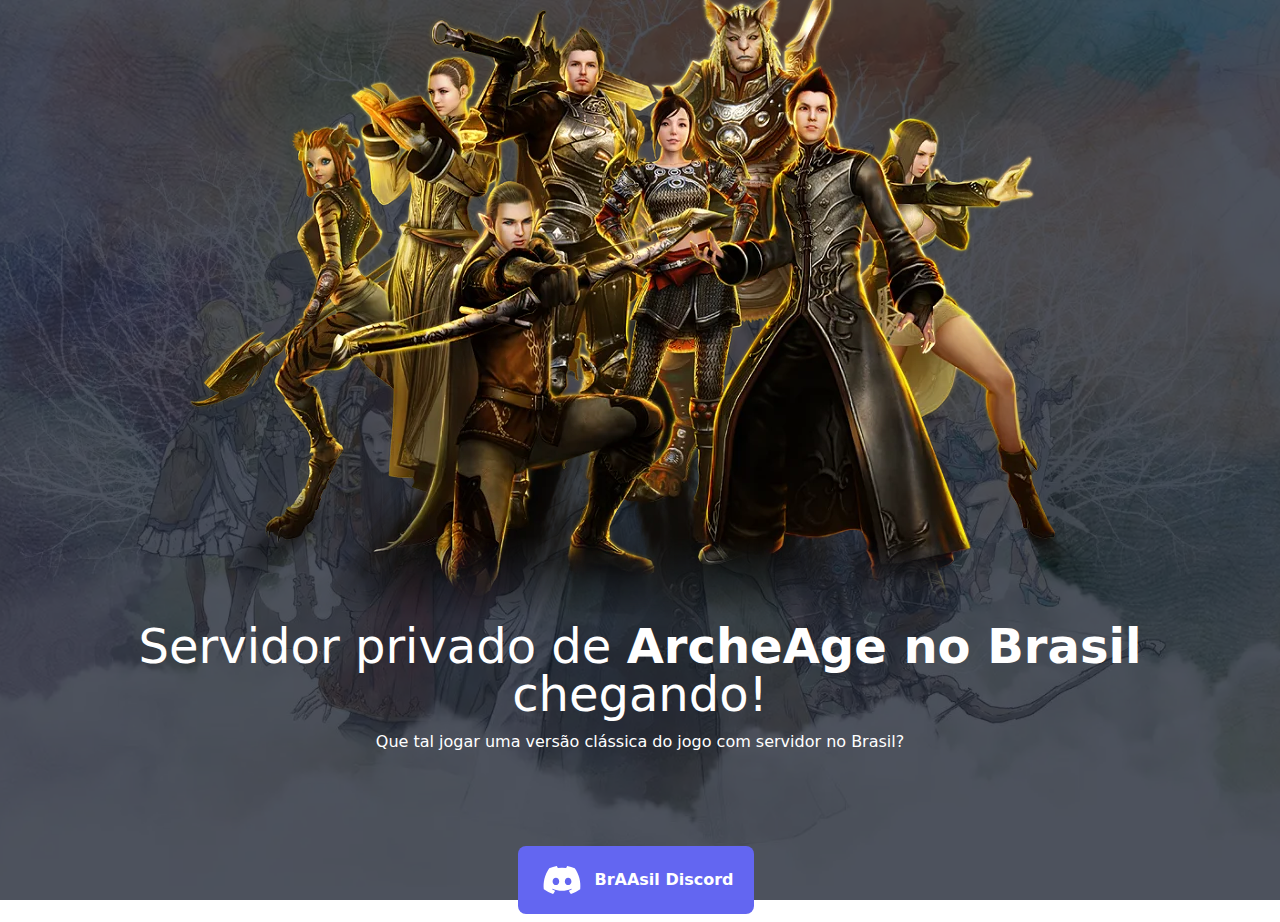
<file: public/index.html>
<!doctypehtml><meta charset="UTF-8"><meta name="viewport"content="width=device-width,initial-scale=1"><link href="output.css"rel="stylesheet"><link rel="apple-touch-icon"sizes="180x180"href="apple-touch-icon.png"><link rel="icon"type="image/png"sizes="32x32"href="favicon-32x32.png"><link rel="icon"type="image/png"sizes="16x16"href="favicon-16x16.png"><script>((o,i)=>{var n,a,p,g;i.__SV||((window.posthog=i)._i=[],i.init=function(e,t,r){(p=o.createElement("script")).type="text/javascript",p.async=!0,p.src=t.api_host.replace(".i.posthog.com","-assets.i.posthog.com")+"/static/array.js",(g=o.getElementsByTagName("script")[0]).parentNode.insertBefore(p,g);var s=i;for(void 0!==r?s=i[r]=[]:r="posthog",s.people=s.people||[],s.toString=function(e){var t="posthog";return"posthog"!==r&&(t+="."+r),e||(t+=" (stub)"),t},s.people.toString=function(){return s.toString(1)+".people (stub)"},n="init push capture register register_once register_for_session unregister unregister_for_session getFeatureFlag getFeatureFlagPayload isFeatureEnabled reloadFeatureFlags updateEarlyAccessFeatureEnrollment getEarlyAccessFeatures on onFeatureFlags onSessionId getSurveys getActiveMatchingSurveys renderSurvey canRenderSurvey getNextSurveyStep identify setPersonProperties group resetGroups setPersonPropertiesForFlags resetPersonPropertiesForFlags setGroupPropertiesForFlags resetGroupPropertiesForFlags reset get_distinct_id getGroups get_session_id get_session_replay_url alias set_config startSessionRecording stopSessionRecording sessionRecordingStarted loadToolbar get_property getSessionProperty createPersonProfile opt_in_capturing opt_out_capturing has_opted_in_capturing has_opted_out_capturing clear_opt_in_out_capturing debug".split(" "),a=0;a<n.length;a++)((e,t)=>{var r=t.split(".");2==r.length&&(e=e[r[0]],t=r[1]),e[t]=function(){e.push([t].concat(Array.prototype.slice.call(arguments,0)))}})(s,n[a]);i._i.push([e,t,r])},i.__SV=1)})(document,window.posthog||[]),posthog.init("phc_O0SkrZGg1wd9PBOFjgglvLhTB9QRMz0vIMaURKw0X6",{api_host:"https://events.braasil.com",person_profiles:"identified_only"})</script><title>BrAAsil - Servidor Privado de ArcheAge</title><div class="relative h-screen w-full flex items-center justify-center bg-cover bg-center text-center px-5"style="background-image:url(background.webp)"><div class="absolute top-0 right-0 bottom-0 left-0 bg-gray-900 opacity-75"></div><div class="z-50 flex flex-col justify-center text-white w-full h-screen"><div class="flex justify-center items-center"><img src="heroes.webp"alt="BrAAsil - Servidor Privado de ArcheAge"class="object-scale-down"></div><h1 class="text-5xl">Servidor privado de <b>ArcheAge no Brasil</b> chegando!</h1><p class="p-3">Que tal jogar uma versão clássica do jogo com servidor no Brasil?<div class="sm:mt-20"><a href="https://discord.braasil.com"target="_blank"rel="noopener noreferrer"data-umami-event="Discord button"class="bg-indigo-500 hover:bg-indigo-500/90 text-white font-bold py-2.5 px-5 rounded-lg inline-flex items-center text-center me-2 mb-2 focus:ring-4 focus:outline-none focus:ring-indigo-500/50 dark:focus:ring-indigo-500/55"><span class="me-2 [&>svg]:h-10 [&>svg]:w-10 p-1"><svg xmlns="http://www.w3.org/2000/svg"fill="currentColor"viewBox="0 0 640 512"><path d="M524.5 69.8a1.5 1.5 0 0 0 -.8-.7A485.1 485.1 0 0 0 404.1 32a1.8 1.8 0 0 0 -1.9 .9 337.5 337.5 0 0 0 -14.9 30.6 447.8 447.8 0 0 0 -134.4 0 309.5 309.5 0 0 0 -15.1-30.6 1.9 1.9 0 0 0 -1.9-.9A483.7 483.7 0 0 0 116.1 69.1a1.7 1.7 0 0 0 -.8 .7C39.1 183.7 18.2 294.7 28.4 404.4a2 2 0 0 0 .8 1.4A487.7 487.7 0 0 0 176 479.9a1.9 1.9 0 0 0 2.1-.7A348.2 348.2 0 0 0 208.1 430.4a1.9 1.9 0 0 0 -1-2.6 321.2 321.2 0 0 1 -45.9-21.9 1.9 1.9 0 0 1 -.2-3.1c3.1-2.3 6.2-4.7 9.1-7.1a1.8 1.8 0 0 1 1.9-.3c96.2 43.9 200.4 43.9 295.5 0a1.8 1.8 0 0 1 1.9 .2c2.9 2.4 6 4.9 9.1 7.2a1.9 1.9 0 0 1 -.2 3.1 301.4 301.4 0 0 1 -45.9 21.8 1.9 1.9 0 0 0 -1 2.6 391.1 391.1 0 0 0 30 48.8 1.9 1.9 0 0 0 2.1 .7A486 486 0 0 0 610.7 405.7a1.9 1.9 0 0 0 .8-1.4C623.7 277.6 590.9 167.5 524.5 69.8zM222.5 337.6c-29 0-52.8-26.6-52.8-59.2S193.1 219.1 222.5 219.1c29.7 0 53.3 26.8 52.8 59.2C275.3 311 251.9 337.6 222.5 337.6zm195.4 0c-29 0-52.8-26.6-52.8-59.2S388.4 219.1 417.9 219.1c29.7 0 53.3 26.8 52.8 59.2C470.7 311 447.5 337.6 417.9 337.6z"/></svg> </span><span>BrAAsil Discord</span></a></div></div></div>
</file>
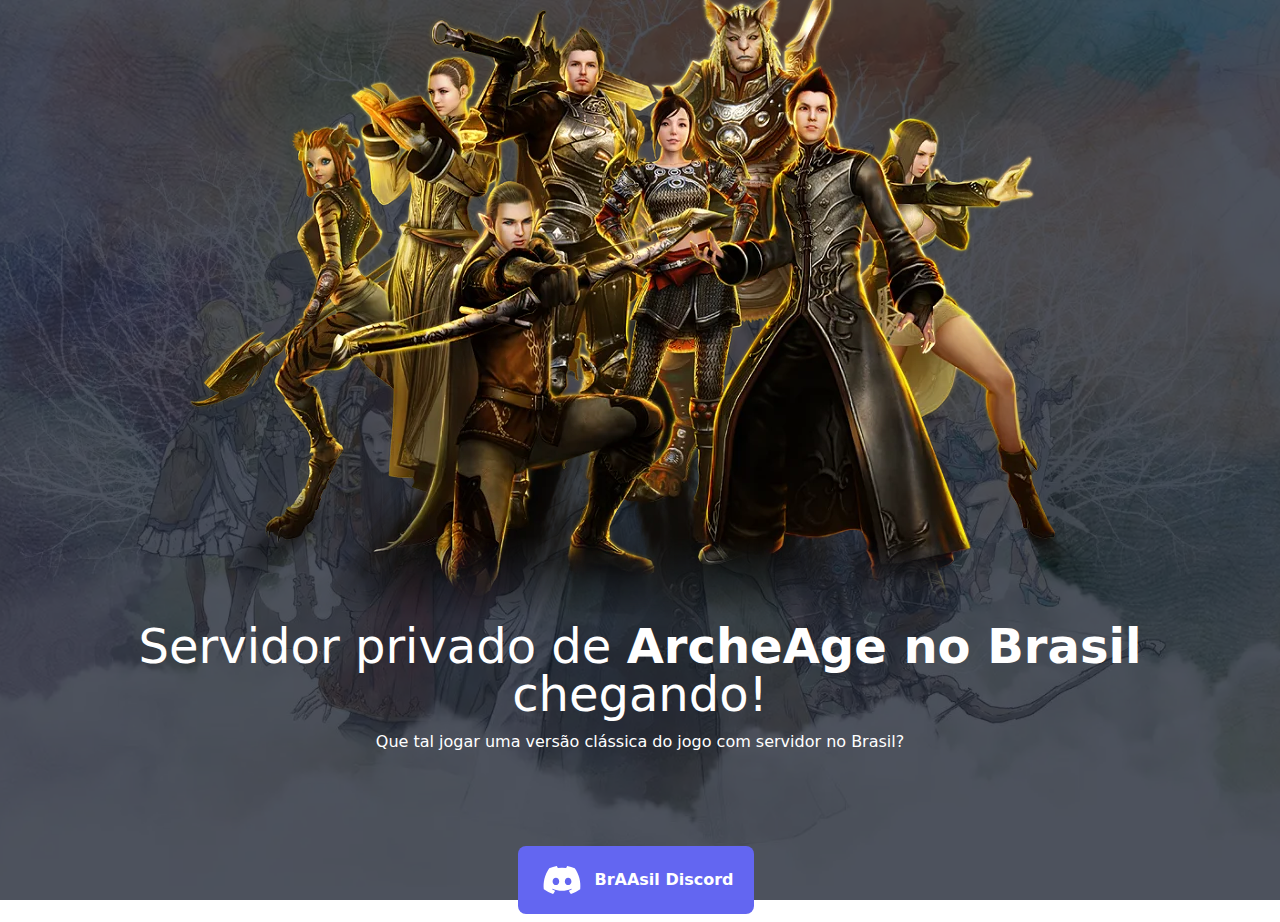
<file: src/index.html>
<!DOCTYPE html>
<html>

<head>
  <meta charset="UTF-8" />
  <meta name="viewport" content="width=device-width, initial-scale=1.0" />
  <link href="output.css" rel="stylesheet" />
  <link rel="apple-touch-icon" sizes="180x180" href="apple-touch-icon.png" />
  <link rel="icon" type="image/png" sizes="32x32" href="favicon-32x32.png" />
  <link rel="icon" type="image/png" sizes="16x16" href="favicon-16x16.png" />
  <script>
    !function (t, e) { var o, n, p, r; e.__SV || (window.posthog = e, e._i = [], e.init = function (i, s, a) { function g(t, e) { var o = e.split("."); 2 == o.length && (t = t[o[0]], e = o[1]), t[e] = function () { t.push([e].concat(Array.prototype.slice.call(arguments, 0))) } } (p = t.createElement("script")).type = "text/javascript", p.async = !0, p.src = s.api_host.replace(".i.posthog.com", "-assets.i.posthog.com") + "/static/array.js", (r = t.getElementsByTagName("script")[0]).parentNode.insertBefore(p, r); var u = e; for (void 0 !== a ? u = e[a] = [] : a = "posthog", u.people = u.people || [], u.toString = function (t) { var e = "posthog"; return "posthog" !== a && (e += "." + a), t || (e += " (stub)"), e }, u.people.toString = function () { return u.toString(1) + ".people (stub)" }, o = "init push capture register register_once register_for_session unregister unregister_for_session getFeatureFlag getFeatureFlagPayload isFeatureEnabled reloadFeatureFlags updateEarlyAccessFeatureEnrollment getEarlyAccessFeatures on onFeatureFlags onSessionId getSurveys getActiveMatchingSurveys renderSurvey canRenderSurvey getNextSurveyStep identify setPersonProperties group resetGroups setPersonPropertiesForFlags resetPersonPropertiesForFlags setGroupPropertiesForFlags resetGroupPropertiesForFlags reset get_distinct_id getGroups get_session_id get_session_replay_url alias set_config startSessionRecording stopSessionRecording sessionRecordingStarted loadToolbar get_property getSessionProperty createPersonProfile opt_in_capturing opt_out_capturing has_opted_in_capturing has_opted_out_capturing clear_opt_in_out_capturing debug".split(" "), n = 0; n < o.length; n++)g(u, o[n]); e._i.push([i, s, a]) }, e.__SV = 1) }(document, window.posthog || []);
    posthog.init('phc_O0SkrZGg1wd9PBOFjgglvLhTB9QRMz0vIMaURKw0X6', {
      api_host: 'https://events.braasil.com', person_profiles: 'identified_only' // or 'always' to create profiles for anonymous users as well
    })
  </script>
  <title>BrAAsil - Servidor Privado de ArcheAge</title>
</head>

<body>
  <div class="relative h-screen w-full flex items-center justify-center bg-cover bg-center text-center px-5"
    style="background-image: url(background.webp)">
    <div class="absolute top-0 right-0 bottom-0 left-0 bg-gray-900 opacity-75"></div>

    <div class="z-50 flex flex-col justify-center text-white w-full h-screen">
      <div class="flex justify-center items-center">
        <img src="heroes.webp" alt="BrAAsil - Servidor Privado de ArcheAge" class="object-scale-down" />
      </div>

      <h1 class="text-5xl">Servidor privado de <b>ArcheAge no Brasil</b> chegando!</h1>
      <p class="p-3">
        Que tal jogar uma versão clássica do jogo com servidor no Brasil?
      </p>

      <div class="sm:mt-20">
        <a href="https://discord.braasil.com" target="_blank" rel="noopener noreferrer"
          data-umami-event="Discord button"
          class="bg-indigo-500 hover:bg-indigo-500/90 text-white font-bold py-2.5 px-5 rounded-lg inline-flex items-center text-center me-2 mb-2 focus:ring-4 focus:outline-none focus:ring-indigo-500/50 dark:focus:ring-indigo-500/55">
          <span class="me-2 [&>svg]:h-10 [&>svg]:w-10 p-1">
            <svg xmlns="http://www.w3.org/2000/svg" fill="currentColor" viewBox="0 0 640 512">
              <path
                d="M524.5 69.8a1.5 1.5 0 0 0 -.8-.7A485.1 485.1 0 0 0 404.1 32a1.8 1.8 0 0 0 -1.9 .9 337.5 337.5 0 0 0 -14.9 30.6 447.8 447.8 0 0 0 -134.4 0 309.5 309.5 0 0 0 -15.1-30.6 1.9 1.9 0 0 0 -1.9-.9A483.7 483.7 0 0 0 116.1 69.1a1.7 1.7 0 0 0 -.8 .7C39.1 183.7 18.2 294.7 28.4 404.4a2 2 0 0 0 .8 1.4A487.7 487.7 0 0 0 176 479.9a1.9 1.9 0 0 0 2.1-.7A348.2 348.2 0 0 0 208.1 430.4a1.9 1.9 0 0 0 -1-2.6 321.2 321.2 0 0 1 -45.9-21.9 1.9 1.9 0 0 1 -.2-3.1c3.1-2.3 6.2-4.7 9.1-7.1a1.8 1.8 0 0 1 1.9-.3c96.2 43.9 200.4 43.9 295.5 0a1.8 1.8 0 0 1 1.9 .2c2.9 2.4 6 4.9 9.1 7.2a1.9 1.9 0 0 1 -.2 3.1 301.4 301.4 0 0 1 -45.9 21.8 1.9 1.9 0 0 0 -1 2.6 391.1 391.1 0 0 0 30 48.8 1.9 1.9 0 0 0 2.1 .7A486 486 0 0 0 610.7 405.7a1.9 1.9 0 0 0 .8-1.4C623.7 277.6 590.9 167.5 524.5 69.8zM222.5 337.6c-29 0-52.8-26.6-52.8-59.2S193.1 219.1 222.5 219.1c29.7 0 53.3 26.8 52.8 59.2C275.3 311 251.9 337.6 222.5 337.6zm195.4 0c-29 0-52.8-26.6-52.8-59.2S388.4 219.1 417.9 219.1c29.7 0 53.3 26.8 52.8 59.2C470.7 311 447.5 337.6 417.9 337.6z" />
            </svg>
          </span>
          <span>BrAAsil Discord</span>
        </a>
      </div>
    </div>
  </div>
</body>

</html>
</file>
<file: public/output.css>
/*! tailwindcss v3.4.10 | MIT License | https://tailwindcss.com*/*,:after,:before{box-sizing:border-box;border:0 solid #e5e7eb}:after,:before{--tw-content:""}:host,html{line-height:1.5;-webkit-text-size-adjust:100%;-moz-tab-size:4;-o-tab-size:4;tab-size:4;font-family:ui-sans-serif,system-ui,sans-serif,Apple Color Emoji,Segoe UI Emoji,Segoe UI Symbol,Noto Color Emoji;font-feature-settings:normal;font-variation-settings:normal;-webkit-tap-highlight-color:transparent}body{margin:0;line-height:inherit}hr{height:0;color:inherit;border-top-width:1px}abbr:where([title]){-webkit-text-decoration:underline dotted;text-decoration:underline dotted}h1,h2,h3,h4,h5,h6{font-size:inherit;font-weight:inherit}a{color:inherit;text-decoration:inherit}b,strong{font-weight:bolder}code,kbd,pre,samp{font-family:ui-monospace,SFMono-Regular,Menlo,Monaco,Consolas,Liberation Mono,Courier New,monospace;font-feature-settings:normal;font-variation-settings:normal;font-size:1em}small{font-size:80%}sub,sup{font-size:75%;line-height:0;position:relative;vertical-align:baseline}sub{bottom:-.25em}sup{top:-.5em}table{text-indent:0;border-color:inherit;border-collapse:collapse}button,input,optgroup,select,textarea{font-family:inherit;font-feature-settings:inherit;font-variation-settings:inherit;font-size:100%;font-weight:inherit;line-height:inherit;letter-spacing:inherit;color:inherit;margin:0;padding:0}button,select{text-transform:none}button,input:where([type=button]),input:where([type=reset]),input:where([type=submit]){-webkit-appearance:button;background-color:transparent;background-image:none}:-moz-focusring{outline:auto}:-moz-ui-invalid{box-shadow:none}progress{vertical-align:baseline}::-webkit-inner-spin-button,::-webkit-outer-spin-button{height:auto}[type=search]{-webkit-appearance:textfield;outline-offset:-2px}::-webkit-search-decoration{-webkit-appearance:none}::-webkit-file-upload-button{-webkit-appearance:button;font:inherit}summary{display:list-item}blockquote,dd,dl,figure,h1,h2,h3,h4,h5,h6,hr,p,pre{margin:0}fieldset{margin:0}fieldset,legend{padding:0}menu,ol,ul{list-style:none;margin:0;padding:0}dialog{padding:0}textarea{resize:vertical}input::-moz-placeholder,textarea::-moz-placeholder{opacity:1;color:#9ca3af}input::placeholder,textarea::placeholder{opacity:1;color:#9ca3af}[role=button],button{cursor:pointer}:disabled{cursor:default}audio,canvas,embed,iframe,img,object,svg,video{display:block;vertical-align:middle}img,video{max-width:100%;height:auto}[hidden]{display:none}*,:after,:before{--tw-border-spacing-x:0;--tw-border-spacing-y:0;--tw-translate-x:0;--tw-translate-y:0;--tw-rotate:0;--tw-skew-x:0;--tw-skew-y:0;--tw-scale-x:1;--tw-scale-y:1;--tw-pan-x: ;--tw-pan-y: ;--tw-pinch-zoom: ;--tw-scroll-snap-strictness:proximity;--tw-gradient-from-position: ;--tw-gradient-via-position: ;--tw-gradient-to-position: ;--tw-ordinal: ;--tw-slashed-zero: ;--tw-numeric-figure: ;--tw-numeric-spacing: ;--tw-numeric-fraction: ;--tw-ring-inset: ;--tw-ring-offset-width:0px;--tw-ring-offset-color:#fff;--tw-ring-color:rgba(59,130,246,.5);--tw-ring-offset-shadow:0 0 #0000;--tw-ring-shadow:0 0 #0000;--tw-shadow:0 0 #0000;--tw-shadow-colored:0 0 #0000;--tw-blur: ;--tw-brightness: ;--tw-contrast: ;--tw-grayscale: ;--tw-hue-rotate: ;--tw-invert: ;--tw-saturate: ;--tw-sepia: ;--tw-drop-shadow: ;--tw-backdrop-blur: ;--tw-backdrop-brightness: ;--tw-backdrop-contrast: ;--tw-backdrop-grayscale: ;--tw-backdrop-hue-rotate: ;--tw-backdrop-invert: ;--tw-backdrop-opacity: ;--tw-backdrop-saturate: ;--tw-backdrop-sepia: ;--tw-contain-size: ;--tw-contain-layout: ;--tw-contain-paint: ;--tw-contain-style: }::backdrop{--tw-border-spacing-x:0;--tw-border-spacing-y:0;--tw-translate-x:0;--tw-translate-y:0;--tw-rotate:0;--tw-skew-x:0;--tw-skew-y:0;--tw-scale-x:1;--tw-scale-y:1;--tw-pan-x: ;--tw-pan-y: ;--tw-pinch-zoom: ;--tw-scroll-snap-strictness:proximity;--tw-gradient-from-position: ;--tw-gradient-via-position: ;--tw-gradient-to-position: ;--tw-ordinal: ;--tw-slashed-zero: ;--tw-numeric-figure: ;--tw-numeric-spacing: ;--tw-numeric-fraction: ;--tw-ring-inset: ;--tw-ring-offset-width:0px;--tw-ring-offset-color:#fff;--tw-ring-color:rgba(59,130,246,.5);--tw-ring-offset-shadow:0 0 #0000;--tw-ring-shadow:0 0 #0000;--tw-shadow:0 0 #0000;--tw-shadow-colored:0 0 #0000;--tw-blur: ;--tw-brightness: ;--tw-contrast: ;--tw-grayscale: ;--tw-hue-rotate: ;--tw-invert: ;--tw-saturate: ;--tw-sepia: ;--tw-drop-shadow: ;--tw-backdrop-blur: ;--tw-backdrop-brightness: ;--tw-backdrop-contrast: ;--tw-backdrop-grayscale: ;--tw-backdrop-hue-rotate: ;--tw-backdrop-invert: ;--tw-backdrop-opacity: ;--tw-backdrop-saturate: ;--tw-backdrop-sepia: ;--tw-contain-size: ;--tw-contain-layout: ;--tw-contain-paint: ;--tw-contain-style: }.absolute{position:absolute}.relative{position:relative}.bottom-0{bottom:0}.left-0{left:0}.right-0{right:0}.top-0{top:0}.z-50{z-index:50}.mb-2{margin-bottom:.5rem}.me-2{margin-inline-end:.5rem}.flex{display:flex}.inline-flex{display:inline-flex}.h-screen{height:100vh}.w-full{width:100%}.flex-col{flex-direction:column}.items-center{align-items:center}.justify-center{justify-content:center}.rounded-lg{border-radius:.5rem}.bg-gray-900{--tw-bg-opacity:1;background-color:rgb(17 24 39/var(--tw-bg-opacity))}.bg-indigo-500{--tw-bg-opacity:1;background-color:rgb(99 102 241/var(--tw-bg-opacity))}.bg-cover{background-size:cover}.bg-center{background-position:50%}.object-scale-down{-o-object-fit:scale-down;object-fit:scale-down}.p-1{padding:.25rem}.p-3{padding:.75rem}.px-5{padding-left:1.25rem;padding-right:1.25rem}.py-2\.5{padding-top:.625rem;padding-bottom:.625rem}.text-center{text-align:center}.text-5xl{font-size:3rem;line-height:1}.font-bold{font-weight:700}.text-white{--tw-text-opacity:1;color:rgb(255 255 255/var(--tw-text-opacity))}.opacity-75{opacity:.75}.hover\:bg-indigo-500\/90:hover{background-color:rgba(99,102,241,.9)}.focus\:outline-none:focus{outline:2px solid transparent;outline-offset:2px}.focus\:ring-4:focus{--tw-ring-offset-shadow:var(--tw-ring-inset) 0 0 0 var(--tw-ring-offset-width) var(--tw-ring-offset-color);--tw-ring-shadow:var(--tw-ring-inset) 0 0 0 calc(4px + var(--tw-ring-offset-width)) var(--tw-ring-color);box-shadow:var(--tw-ring-offset-shadow),var(--tw-ring-shadow),var(--tw-shadow,0 0 #0000)}.focus\:ring-indigo-500\/50:focus{--tw-ring-color:rgba(99,102,241,.5)}.dark\:focus\:ring-indigo-500\/55:focus:is(.dark *){--tw-ring-color:rgba(99,102,241,.55)}@media (min-width:640px){.sm\:mt-20{margin-top:5rem}}.\[\&\>svg\]\:h-10>svg{height:2.5rem}.\[\&\>svg\]\:w-10>svg{width:2.5rem}
</file>
<file: src/output.css>
/*! tailwindcss v3.4.10 | MIT License | https://tailwindcss.com*/*,:after,:before{box-sizing:border-box;border:0 solid #e5e7eb}:after,:before{--tw-content:""}:host,html{line-height:1.5;-webkit-text-size-adjust:100%;-moz-tab-size:4;-o-tab-size:4;tab-size:4;font-family:ui-sans-serif,system-ui,sans-serif,Apple Color Emoji,Segoe UI Emoji,Segoe UI Symbol,Noto Color Emoji;font-feature-settings:normal;font-variation-settings:normal;-webkit-tap-highlight-color:transparent}body{margin:0;line-height:inherit}hr{height:0;color:inherit;border-top-width:1px}abbr:where([title]){-webkit-text-decoration:underline dotted;text-decoration:underline dotted}h1,h2,h3,h4,h5,h6{font-size:inherit;font-weight:inherit}a{color:inherit;text-decoration:inherit}b,strong{font-weight:bolder}code,kbd,pre,samp{font-family:ui-monospace,SFMono-Regular,Menlo,Monaco,Consolas,Liberation Mono,Courier New,monospace;font-feature-settings:normal;font-variation-settings:normal;font-size:1em}small{font-size:80%}sub,sup{font-size:75%;line-height:0;position:relative;vertical-align:baseline}sub{bottom:-.25em}sup{top:-.5em}table{text-indent:0;border-color:inherit;border-collapse:collapse}button,input,optgroup,select,textarea{font-family:inherit;font-feature-settings:inherit;font-variation-settings:inherit;font-size:100%;font-weight:inherit;line-height:inherit;letter-spacing:inherit;color:inherit;margin:0;padding:0}button,select{text-transform:none}button,input:where([type=button]),input:where([type=reset]),input:where([type=submit]){-webkit-appearance:button;background-color:transparent;background-image:none}:-moz-focusring{outline:auto}:-moz-ui-invalid{box-shadow:none}progress{vertical-align:baseline}::-webkit-inner-spin-button,::-webkit-outer-spin-button{height:auto}[type=search]{-webkit-appearance:textfield;outline-offset:-2px}::-webkit-search-decoration{-webkit-appearance:none}::-webkit-file-upload-button{-webkit-appearance:button;font:inherit}summary{display:list-item}blockquote,dd,dl,figure,h1,h2,h3,h4,h5,h6,hr,p,pre{margin:0}fieldset{margin:0}fieldset,legend{padding:0}menu,ol,ul{list-style:none;margin:0;padding:0}dialog{padding:0}textarea{resize:vertical}input::-moz-placeholder,textarea::-moz-placeholder{opacity:1;color:#9ca3af}input::placeholder,textarea::placeholder{opacity:1;color:#9ca3af}[role=button],button{cursor:pointer}:disabled{cursor:default}audio,canvas,embed,iframe,img,object,svg,video{display:block;vertical-align:middle}img,video{max-width:100%;height:auto}[hidden]{display:none}*,:after,:before{--tw-border-spacing-x:0;--tw-border-spacing-y:0;--tw-translate-x:0;--tw-translate-y:0;--tw-rotate:0;--tw-skew-x:0;--tw-skew-y:0;--tw-scale-x:1;--tw-scale-y:1;--tw-pan-x: ;--tw-pan-y: ;--tw-pinch-zoom: ;--tw-scroll-snap-strictness:proximity;--tw-gradient-from-position: ;--tw-gradient-via-position: ;--tw-gradient-to-position: ;--tw-ordinal: ;--tw-slashed-zero: ;--tw-numeric-figure: ;--tw-numeric-spacing: ;--tw-numeric-fraction: ;--tw-ring-inset: ;--tw-ring-offset-width:0px;--tw-ring-offset-color:#fff;--tw-ring-color:rgba(59,130,246,.5);--tw-ring-offset-shadow:0 0 #0000;--tw-ring-shadow:0 0 #0000;--tw-shadow:0 0 #0000;--tw-shadow-colored:0 0 #0000;--tw-blur: ;--tw-brightness: ;--tw-contrast: ;--tw-grayscale: ;--tw-hue-rotate: ;--tw-invert: ;--tw-saturate: ;--tw-sepia: ;--tw-drop-shadow: ;--tw-backdrop-blur: ;--tw-backdrop-brightness: ;--tw-backdrop-contrast: ;--tw-backdrop-grayscale: ;--tw-backdrop-hue-rotate: ;--tw-backdrop-invert: ;--tw-backdrop-opacity: ;--tw-backdrop-saturate: ;--tw-backdrop-sepia: ;--tw-contain-size: ;--tw-contain-layout: ;--tw-contain-paint: ;--tw-contain-style: }::backdrop{--tw-border-spacing-x:0;--tw-border-spacing-y:0;--tw-translate-x:0;--tw-translate-y:0;--tw-rotate:0;--tw-skew-x:0;--tw-skew-y:0;--tw-scale-x:1;--tw-scale-y:1;--tw-pan-x: ;--tw-pan-y: ;--tw-pinch-zoom: ;--tw-scroll-snap-strictness:proximity;--tw-gradient-from-position: ;--tw-gradient-via-position: ;--tw-gradient-to-position: ;--tw-ordinal: ;--tw-slashed-zero: ;--tw-numeric-figure: ;--tw-numeric-spacing: ;--tw-numeric-fraction: ;--tw-ring-inset: ;--tw-ring-offset-width:0px;--tw-ring-offset-color:#fff;--tw-ring-color:rgba(59,130,246,.5);--tw-ring-offset-shadow:0 0 #0000;--tw-ring-shadow:0 0 #0000;--tw-shadow:0 0 #0000;--tw-shadow-colored:0 0 #0000;--tw-blur: ;--tw-brightness: ;--tw-contrast: ;--tw-grayscale: ;--tw-hue-rotate: ;--tw-invert: ;--tw-saturate: ;--tw-sepia: ;--tw-drop-shadow: ;--tw-backdrop-blur: ;--tw-backdrop-brightness: ;--tw-backdrop-contrast: ;--tw-backdrop-grayscale: ;--tw-backdrop-hue-rotate: ;--tw-backdrop-invert: ;--tw-backdrop-opacity: ;--tw-backdrop-saturate: ;--tw-backdrop-sepia: ;--tw-contain-size: ;--tw-contain-layout: ;--tw-contain-paint: ;--tw-contain-style: }.absolute{position:absolute}.relative{position:relative}.bottom-0{bottom:0}.left-0{left:0}.right-0{right:0}.top-0{top:0}.z-50{z-index:50}.mb-2{margin-bottom:.5rem}.me-2{margin-inline-end:.5rem}.flex{display:flex}.inline-flex{display:inline-flex}.h-screen{height:100vh}.w-full{width:100%}.flex-col{flex-direction:column}.items-center{align-items:center}.justify-center{justify-content:center}.rounded-lg{border-radius:.5rem}.bg-gray-900{--tw-bg-opacity:1;background-color:rgb(17 24 39/var(--tw-bg-opacity))}.bg-indigo-500{--tw-bg-opacity:1;background-color:rgb(99 102 241/var(--tw-bg-opacity))}.bg-cover{background-size:cover}.bg-center{background-position:50%}.object-scale-down{-o-object-fit:scale-down;object-fit:scale-down}.p-1{padding:.25rem}.p-3{padding:.75rem}.px-5{padding-left:1.25rem;padding-right:1.25rem}.py-2\.5{padding-top:.625rem;padding-bottom:.625rem}.text-center{text-align:center}.text-5xl{font-size:3rem;line-height:1}.font-bold{font-weight:700}.text-white{--tw-text-opacity:1;color:rgb(255 255 255/var(--tw-text-opacity))}.opacity-75{opacity:.75}.hover\:bg-indigo-500\/90:hover{background-color:rgba(99,102,241,.9)}.focus\:outline-none:focus{outline:2px solid transparent;outline-offset:2px}.focus\:ring-4:focus{--tw-ring-offset-shadow:var(--tw-ring-inset) 0 0 0 var(--tw-ring-offset-width) var(--tw-ring-offset-color);--tw-ring-shadow:var(--tw-ring-inset) 0 0 0 calc(4px + var(--tw-ring-offset-width)) var(--tw-ring-color);box-shadow:var(--tw-ring-offset-shadow),var(--tw-ring-shadow),var(--tw-shadow,0 0 #0000)}.focus\:ring-indigo-500\/50:focus{--tw-ring-color:rgba(99,102,241,.5)}.dark\:focus\:ring-indigo-500\/55:focus:is(.dark *){--tw-ring-color:rgba(99,102,241,.55)}@media (min-width:640px){.sm\:mt-20{margin-top:5rem}}.\[\&\>svg\]\:h-10>svg{height:2.5rem}.\[\&\>svg\]\:w-10>svg{width:2.5rem}
</file>
